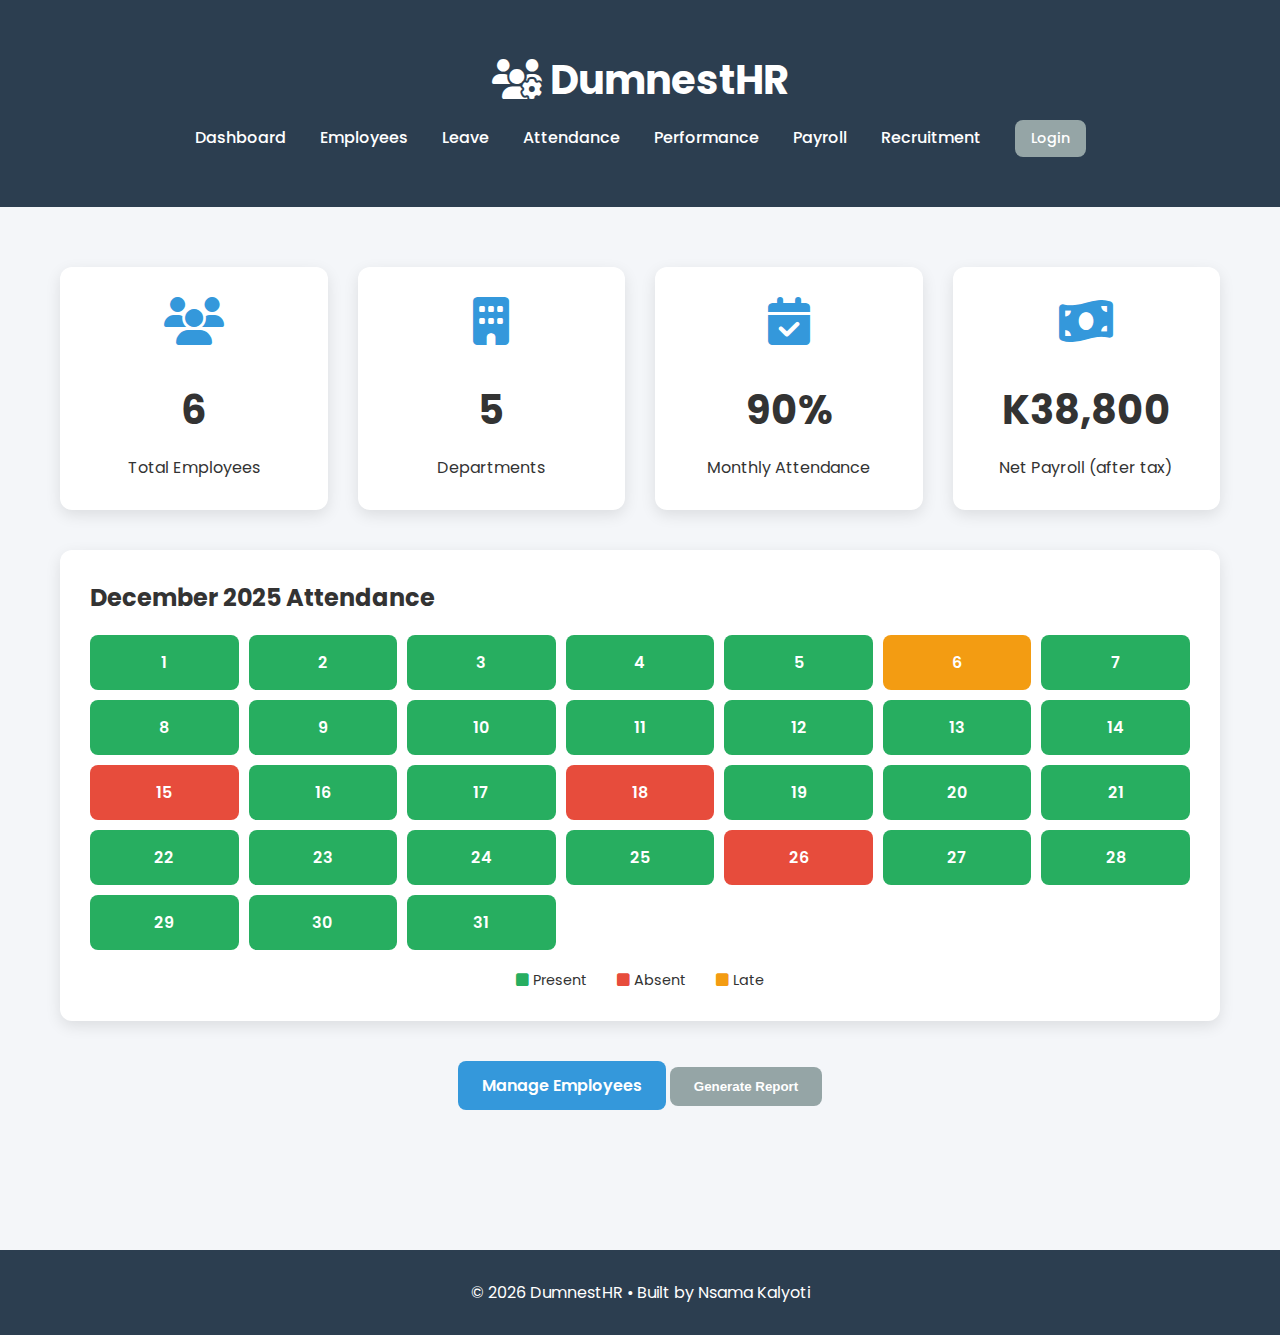
<file: index.html>
<!DOCTYPE html>
<html lang="en">
<head>
  <meta charset="UTF-8" />
  <meta name="viewport" content="width=device-width, initial-scale=1.0"/>
  <title>DumnestHR - Dashboard</title>
  <link rel="stylesheet" href="style.css" />
  <link href="https://fonts.googleapis.com/css2?family=Poppins:wght@400;500;600;700&display=swap" rel="stylesheet">
  <link rel="stylesheet" href="https://cdnjs.cloudflare.com/ajax/libs/font-awesome/6.5.0/css/all.min.css"/>
</head>
<body>
  <header class="header">
  
  <div class="container nav-container">
    <h1><i class="fas fa-users-cog"></i> DumnestHR</h1>
    <nav class="nav">
      <a href="index.html">Dashboard</a>
      <a href="employees.html">Employees</a>
      <a href="leave.html">Leave</a>
      <a href="attendance.html">Attendance</a>
      <a href="performance.html">Performance</a>
      <a href="payroll.html">Payroll</a>
      <a href="recruitment.html">Recruitment</a>
      <a href="login.html" class="btn secondary small">Login</a>
    </nav>
  </div>
  </header>

  <section class="dashboard container">
    <div class="stats-grid">
      <div class="stat-card">
        <i class="fas fa-users"></i>
        <h3 id="total-employees">0</h3>
        <p>Total Employees</p>
      </div>
      <div class="stat-card">
        <i class="fas fa-building"></i>
        <h3 id="total-depts">0</h3>
        <p>Departments</p>
      </div>
      <div class="stat-card">
        <i class="fas fa-calendar-check"></i>
        <h3 id="attendance-rate">90%</h3>
        <p>Monthly Attendance</p>
      </div>
      <div class="stat-card">
        <i class="fas fa-money-bill-wave"></i>
        <h3 id="net-payroll">K0</h3>
        <p>Net Payroll (after tax)</p>
      </div>
    </div>

    <!-- Attendance Calendar -->
    <div class="attendance-calendar">
      <h2>December 2025 Attendance</h2>
      <div id="calendar-grid"></div>
      <div class="legend">
        <span><i class="fas fa-square" style="color:#27ae60;"></i> Present</span>
        <span><i class="fas fa-square" style="color:#e74c3c;"></i> Absent</span>
        <span><i class="fas fa-square" style="color:#f39c12;"></i> Late</span>
      </div>
    </div>

    <div class="quick-actions">
      <a href="employees.html" class="btn primary">Manage Employees</a>
      <button class="btn secondary" onclick="generateReport()">Generate Report</button>
    </div>
  </section>

  <footer class="footer">
    <p>© 2026 DumnestHR • Built by Nsama Kalyoti</p>
  </footer>

  <script src="script.js"></script>
  <script>
    function updateDashboard() {
      const employees = JSON.parse(localStorage.getItem('employees')) || [];
      document.getElementById('total-employees').textContent = employees.length;
      const depts = new Set(employees.map(e => e.department));
      document.getElementById('total-depts').textContent = depts.size || 0;
      const gross = employees.reduce((sum, e) => sum + parseFloat(e.salary || 0), 0);
      document.getElementById('net-payroll').textContent = 'K' + Math.round(gross * 0.8).toLocaleString();
    }

    // Simple calendar
    function renderCalendar() {
      const grid = document.getElementById('calendar-grid');
      grid.innerHTML = '';
      for (let i = 1; i <= 31; i++) {
        const day = document.createElement('div');
        day.className = 'calendar-day';
        day.textContent = i;
        const status = Math.random();
        if (status > 0.9) day.classList.add('absent');
        else if (status > 0.8) day.classList.add('late');
        else day.classList.add('present');
        grid.appendChild(day);
      }
    }

    updateDashboard();
    renderCalendar();
  </script>
</body>
</html>
</file>
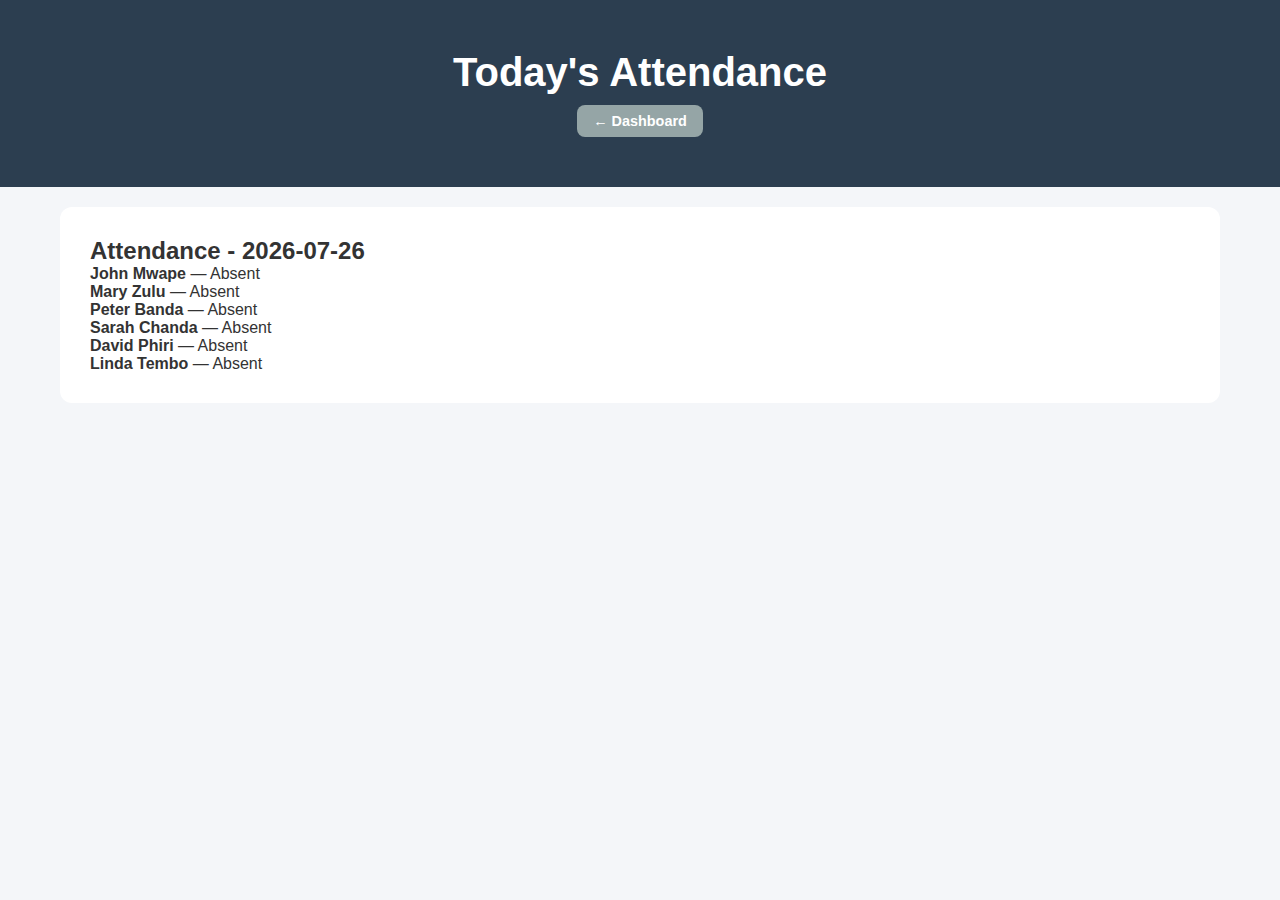
<file: attendance.html>
<!DOCTYPE html>
<html lang="en">
<head>
  <meta charset="UTF-8" />
  <meta name="viewport" content="width=device-width, initial-scale=1.0"/>
  <title>Attendance - DumnestHR</title>
  <link rel="stylesheet" href="style.css" />
</head>
<body>
  <header class="header">
    <div class="container">
      <h1>Today's Attendance</h1>
      <a href="index.html" class="btn secondary small">← Dashboard</a>
    </div>
  </header>

  <section class="container">
    <div id="attendance-list" style="background:white; padding:30px; border-radius:12px;">
      <p>Loading attendance...</p>
    </div>
  </section>

  <script src="script.js"></script>
</body>
</html>
</file>
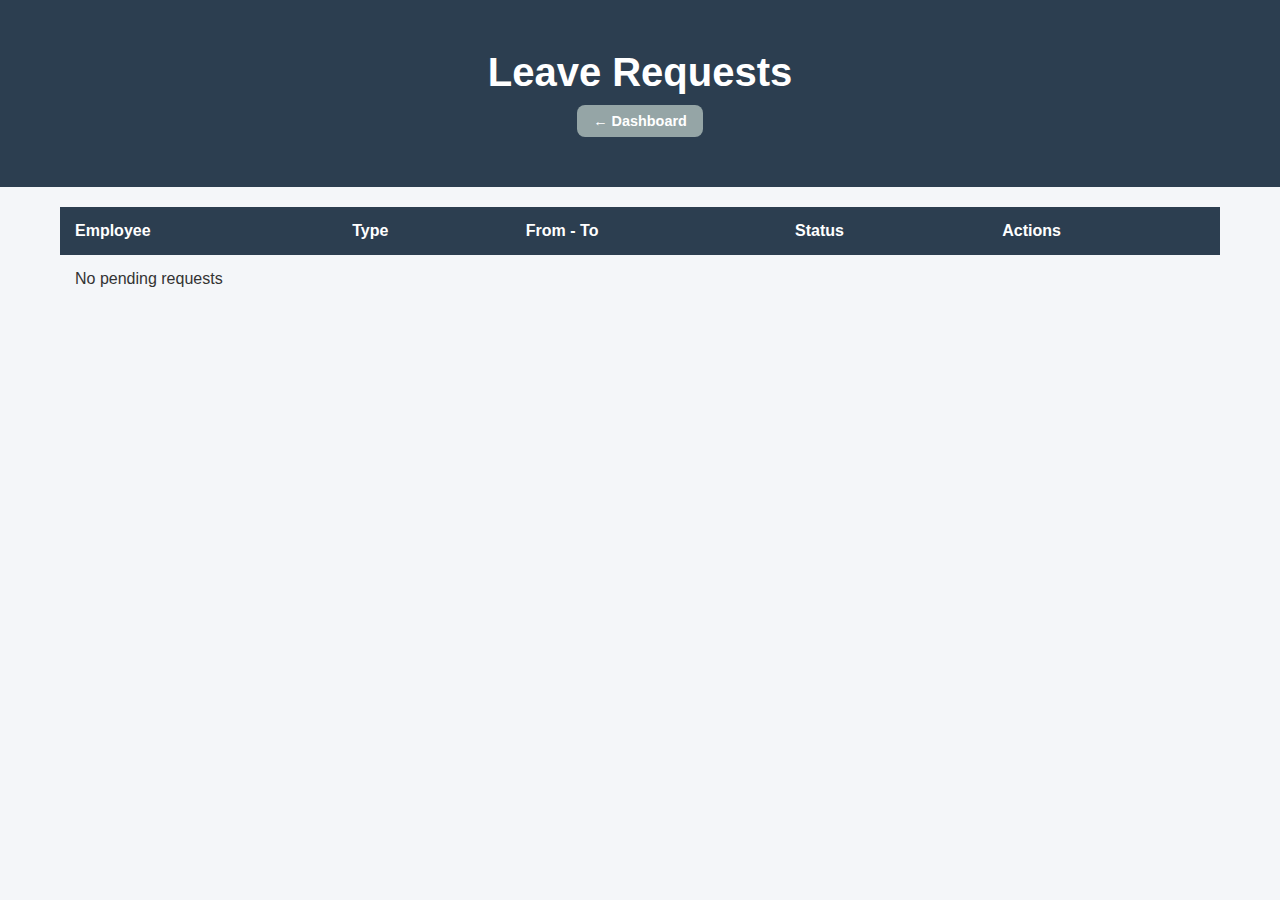
<file: leave.html>
<!DOCTYPE html>
<html lang="en">
<head>
  <meta charset="UTF-8" />
  <meta name="viewport" content="width=device-width, initial-scale=1.0"/>
  <title>Leave Requests - NsamaHR</title>
  <link rel="stylesheet" href="style.css" />
</head>
<body>
  <header class="header">
    <div class="container">
      <h1>Leave Requests</h1>
      <a href="index.html" class="btn secondary small">← Dashboard</a>
    </div>
  </header>

  <section class="container">
    <table>
      <thead>
        <tr>
          <th>Employee</th>
          <th>Type</th>
          <th>From - To</th>
          <th>Status</th>
          <th>Actions</th>
        </tr>
      </thead>
      <tbody id="leave-list">
        <tr><td colspan="5" style="text-align:center;">No requests yet</td></tr>
      </tbody>
    </table>
  </section>

  <script src="script.js"></script>
</body>
</html>
</file>
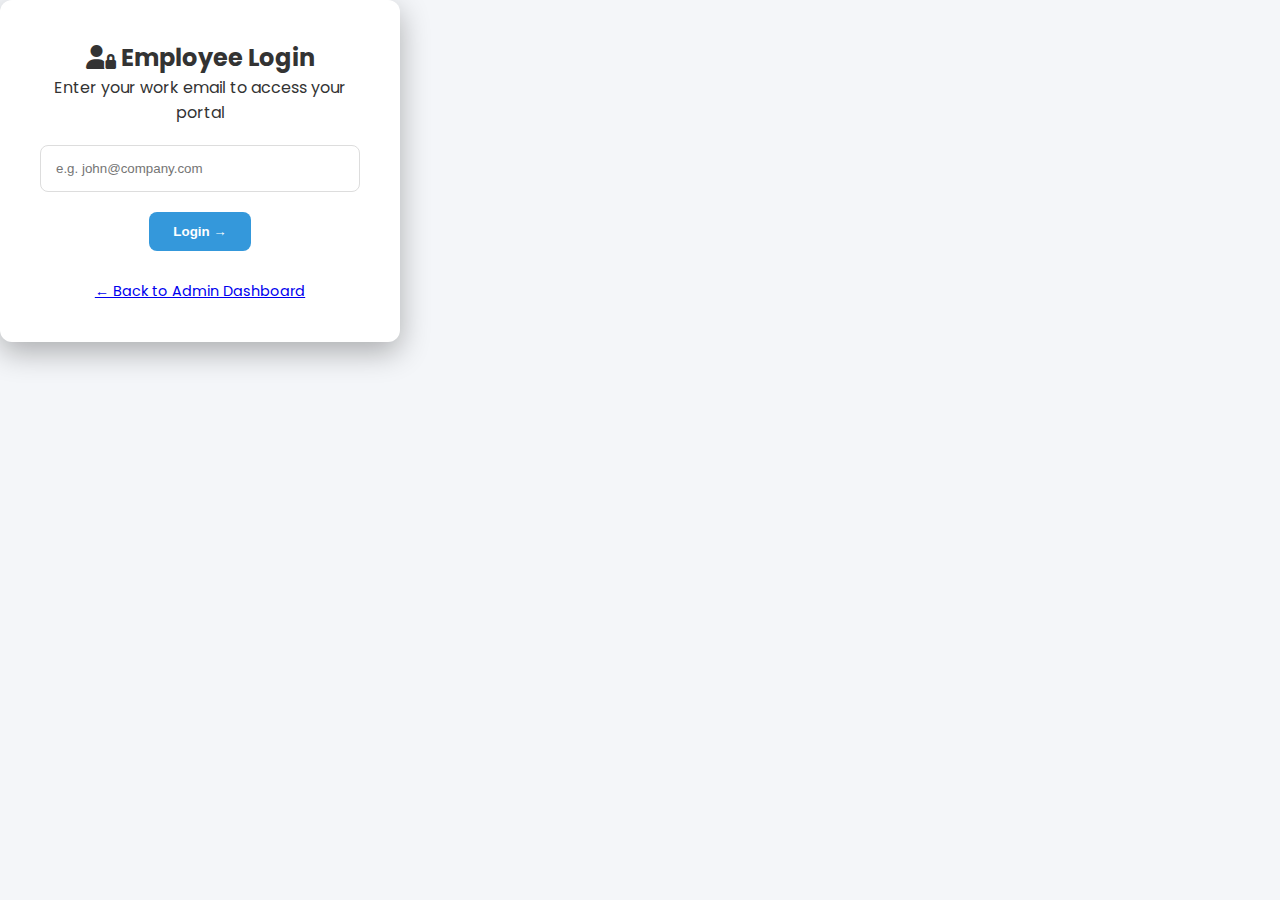
<file: login.html>
<!DOCTYPE html>
<html lang="en">
<head>
  <meta charset="UTF-8" />
  <meta name="viewport" content="width=device-width, initial-scale=1.0"/>
  <title>Employee Login - DumnestHR</title>
  <link rel="stylesheet" href="style.css" />
  <link href="https://fonts.googleapis.com/css2?family=Poppins:wght@400;600&display=swap" rel="stylesheet">
  <link rel="stylesheet" href="https://cdnjs.cloudflare.com/ajax/libs/font-awesome/6.5.0/css/all.min.css"/>
</head>
<body class="login-body">
  <div class="login-container">
    <h2><i class="fas fa-user-lock"></i> Employee Login</h2>
    <p>Enter your work email to access your portal</p>
    <input type="email" id="login-email" placeholder="e.g. john@company.com" required />
    <button class="btn primary" onclick="login()">Login →</button>
    <p style="margin-top:30px; font-size:0.9rem;">
      <a href="index.html">← Back to Admin Dashboard</a>
    </p>
  </div>

  <script src="script.js"></script>
</body>
</html>
</file>
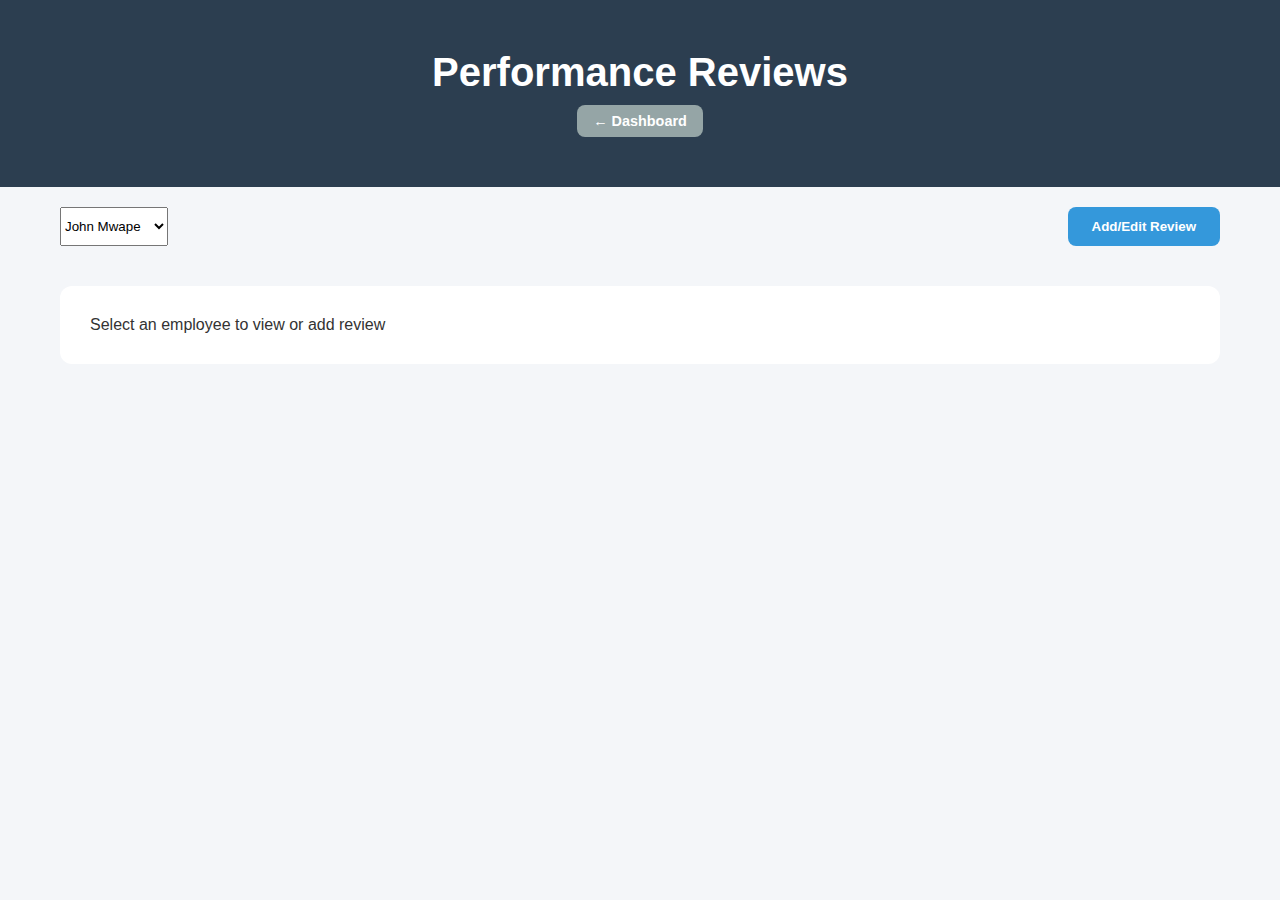
<file: performance.html>
<!DOCTYPE html>
<html lang="en">
<head>
  <meta charset="UTF-8" />
  <meta name="viewport" content="width=device-width, initial-scale=1.0"/>
  <title>Performance Reviews - DumnestHR</title>
  <link rel="stylesheet" href="style.css" />
</head>
<body>
  <header class="header">
    <div class="container">
      <h1>Performance Reviews</h1>
      <a href="index.html" class="btn secondary small">← Dashboard</a>
    </div>
  </header>

  <section class="container">
    <div class="controls">
      <select id="review-emp">
        <!-- Filled by JS -->
      </select>
      <button class="btn primary" onclick="openReviewModal()">Add/Edit Review</button>
    </div>

    <div id="review-display" style="margin-top:40px; background:white; padding:30px; border-radius:12px;">
      <p>Select an employee to view or add review</p>
    </div>
  </section>

  <!-- Modal -->
  <div id="review-modal" class="modal">
    <div class="modal-content">
      <span class="close" onclick="closeReviewModal()">×</span>
      <h2>Performance Review</h2>
      <form id="review-form">
        <input type="hidden" id="review-emp-id" />
        <p><strong>Employee:</strong> <span id="review-emp-name"></span></p>
        <label>Rating (1-5):</label>
        <select id="rating" required>
          <option value="">Select</option>
          <option value="5">5 - Excellent</option>
          <option value="4">4 - Good</option>
          <option value="3">3 - Average</option>
          <option value="2">2 - Needs Improvement</option>
          <option value="1">1 - Poor</option>
        </select>
        <label>Comments:</label>
        <textarea id="comments" rows="6" placeholder="Strengths, areas for improvement, goals..." required></textarea>
        <button type="submit" class="btn primary">Save Review</button>
      </form>
    </div>
  </div>

  <script src="script.js"></script>
</body>
</html>
</file>
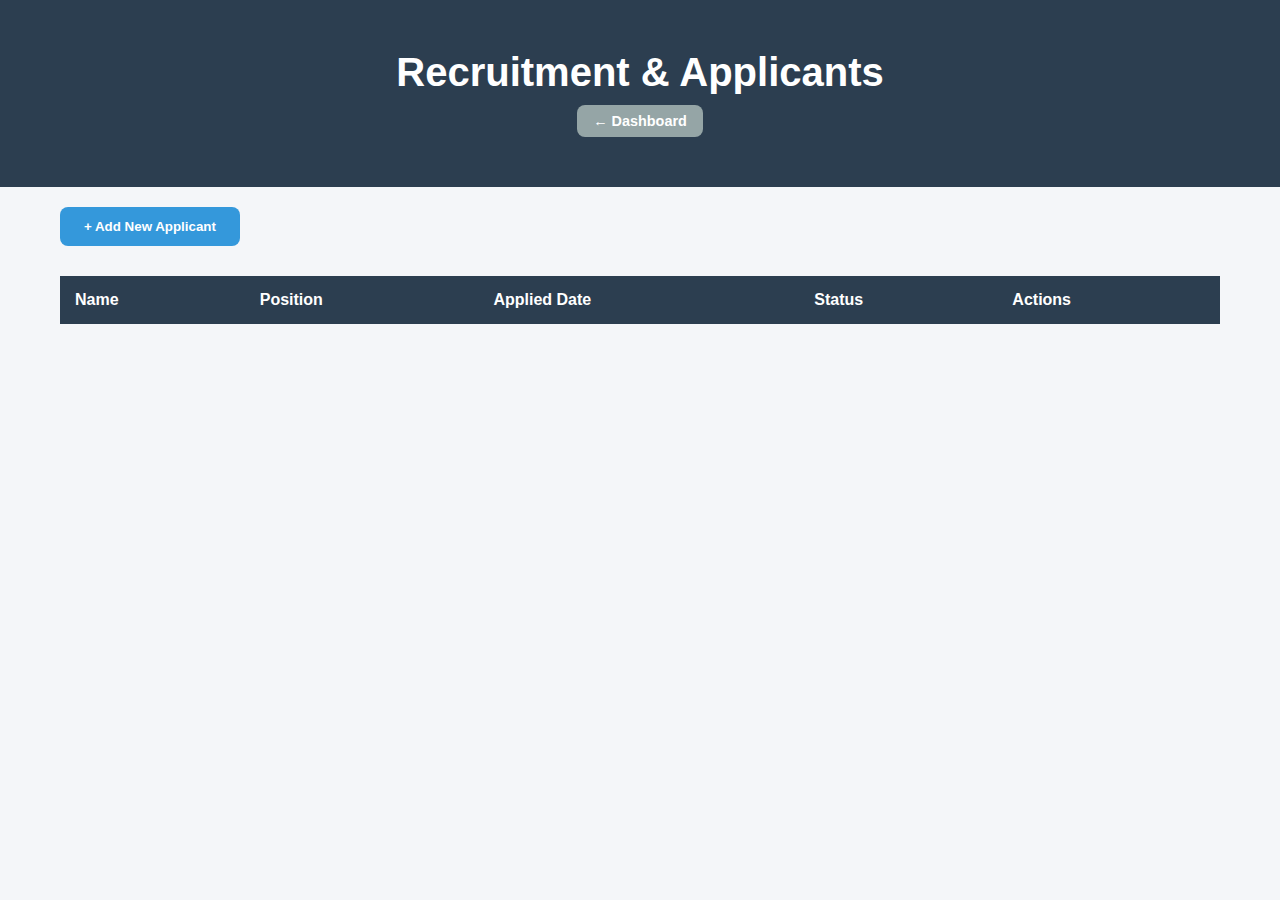
<file: recruitment.html>
<!DOCTYPE html>
<html lang="en">
<head>
  <meta charset="UTF-8" />
  <meta name="viewport" content="width=device-width, initial-scale=1.0"/>
  <title>Recruitment - DumnestHR</title>
  <link rel="stylesheet" href="style.css" />
</head>
<body>
  <header class="header">
    <div class="container">
      <h1>Recruitment & Applicants</h1>
      <a href="index.html" class="btn secondary small">← Dashboard</a>
    </div>
  </header>

  <section class="container">
    <button class="btn primary" onclick="openCandidateModal()">+ Add New Applicant</button>

    <table style="margin-top:30px;">
      <thead>
        <tr>
          <th>Name</th>
          <th>Position</th>
          <th>Applied Date</th>
          <th>Status</th>
          <th>Actions</th>
        </tr>
      </thead>
      <tbody id="candidate-list">
        <!-- Filled by JS -->
      </tbody>
    </table>
  </section>

  <!-- Modal for candidate -->
  <div id="candidate-modal" class="modal">
    <div class="modal-content">
      <span class="close" onclick="closeCandidateModal()">×</span>
      <h2 id="candidate-title">Add Applicant</h2>
      <form id="candidate-form">
        <input type="hidden" id="candidate-id" />
        <input type="text" id="candidate-name" placeholder="Full Name" required />
        <input type="text" id="candidate-position" placeholder="Position Applied For" required />
        <input type="date" id="candidate-applied" required />
        <select id="candidate-status" required>
          <option value="Applied">Applied</option>
          <option value="Interview">Interview Scheduled</option>
          <option value="Offer">Offer Made</option>
          <option value="Hired">Hired</option>
          <option value="Rejected">Rejected</option>
        </select>
        <button type="submit" class="btn primary">Save Applicant</button>
      </form>
    </div>
  </div>

  <script src="script.js"></script>
</body>
</html>
</file>
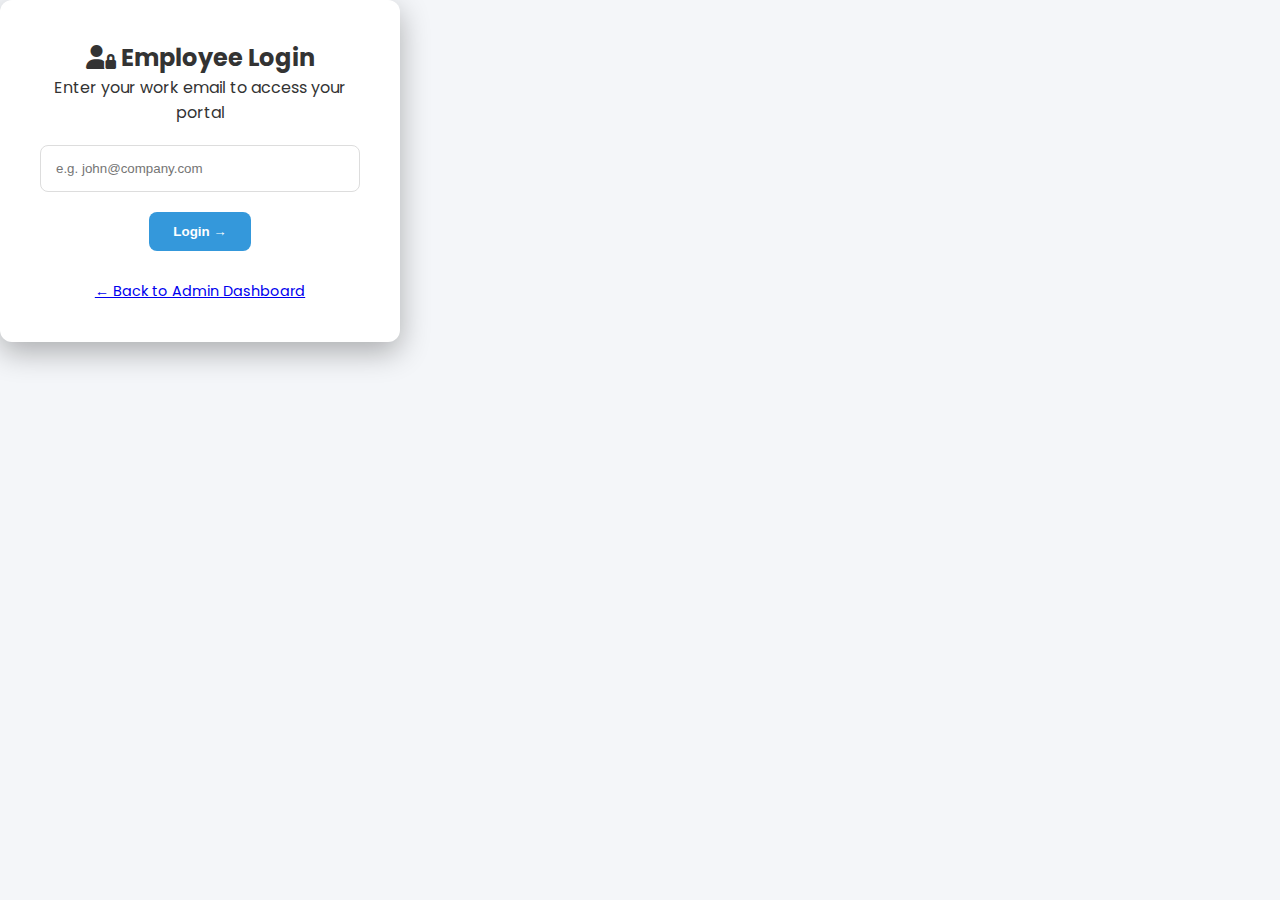
<file: selfservice.html>
<!DOCTYPE html>
<html lang="en">
<head>
  <meta charset="UTF-8" />
  <meta name="viewport" content="width=device-width, initial-scale=1.0"/>
  <title>My Portal - DumnestHR</title>
  <link rel="stylesheet" href="style.css" />
</head>
<body>
  <header class="header">
    <div class="container">
      <h1>Welcome back, <span id="ss-name">Employee</span>!</h1>
      <a href="#" onclick="logout()" class="btn secondary small">Logout</a>
    </div>
  </header>

  <section class="container self-service">
    <div class="ss-grid">
      <div class="ss-card">
        <i class="fas fa-id-badge"></i>
        <h3>My Details</h3>
        <p>Department: <strong id="ss-dept"></strong></p>
        <p>Salary: K<strong id="ss-salary"></strong></p>
        <p>Joined: <strong id="ss-join"></strong></p>
      </div>

      <div class="ss-card">
        <i class="fas fa-calendar-alt"></i>
        <h3>Request Leave</h3>
        <button class="btn primary" onclick="requestLeave()">Submit Request</button>
      </div>

      <div class="ss-card">
        <i class="fas fa-clock"></i>
        <h3>Attendance</h3>
        <button class="btn primary" onclick="clockInOut()">Clock In / Out Today</button>
      </div>
    </div>
  </section>

  <script src="script.js"></script>
</body>
</html>
</file>
<file: style.css>
* { margin: 0; padding: 0; box-sizing: border-box; }
body { font-family: 'Poppins', sans-serif; background: #f4f6f9; color: #333; }
.container { max-width: 1200px; margin: 0 auto; padding: 20px; }

/* Header */
.header {
  background: #2c3e50;
  color: white;
  padding: 30px 0;
  text-align: center;
}
.header h1 { font-size: 2.5rem; margin-bottom: 10px; }
.btn {
  padding: 12px 24px;
  border: none;
  border-radius: 8px;
  cursor: pointer;
  font-weight: 600;
  text-decoration: none;
  display: inline-block;
  transition: 0.3s;
}
.primary { background: #3498db; color: white; }
.primary:hover { background: #2980b9; }
.secondary { background: #95a5a6; color: white; }
.secondary:hover { background: #7f8c8d; }
.small { padding: 8px 16px; font-size: 0.9rem; }

/* Dashboard */
.stats-grid {
  display: grid;
  grid-template-columns: repeat(auto-fit, minmax(250px, 1fr));
  gap: 30px;
  margin: 40px 0;
}
.stat-card {
  background: white;
  padding: 30px;
  border-radius: 12px;
  text-align: center;
  box-shadow: 0 5px 15px rgba(0,0,0,0.1);
}
.stat-card i { font-size: 3rem; color: #3498db; margin-bottom: 20px; }
.stat-card h3 { font-size: 2.5rem; margin: 15px 0; }
.quick-actions { text-align: center; margin: 40px 0; }

/* Employees Page */
.controls {
  display: flex;
  justify-content: space-between;
  margin-bottom: 30px;
  flex-wrap: wrap;
  gap: 15px;
}
#search {
  padding: 12px;
  width: 300px;
  border: 1px solid #ddd;
  border-radius: 8px;
}
.table-container {
  background: white;
  border-radius: 12px;
  overflow: hidden;
  box-shadow: 0 5px 15px rgba(0,0,0,0.1);
}
table {
  width: 100%;
  border-collapse: collapse;
}
th, td {
  padding: 15px;
  text-align: left;
}
th { background: #2c3e50; color: white; }
tr:nth-child(even) { background: #f8f9fa; }
td img { width: 50px; height: 50px; border-radius: 50%; object-fit: cover; }
.action-btn {
  background: none;
  border: none;
  font-size: 1.2rem;
  margin: 0 8px;
  cursor: pointer;
}
.edit { color: #f39c12; }
.delete { color: #e74c3c; }

/* Modal */
.modal {
  display: none;
  position: fixed;
  top: 0; left: 0; width: 100%; height: 100%;
  background: rgba(0,0,0,0.6);
  align-items: center;
  justify-content: center;
}
.modal-content {
  background: white;
  padding: 30px;
  border-radius: 12px;
  width: 90%;
  max-width: 500px;
}
.modal-content input, .modal-content select, .modal-content textarea {
  width: 100%;
  padding: 12px;
  margin: 10px 0;
  border: 1px solid #ddd;
  border-radius: 8px;
}
.close {
  float: right;
  font-size: 2rem;
  cursor: pointer;
  color: #aaa;
}

/* Footer */
.footer {
  text-align: center;
  padding: 30px;
  background: #2c3e50;
  color: white;
  margin-top: 80px;
}

/* Attendance Calendar */
.attendance-calendar {
  background: white;
  padding: 30px;
  border-radius: 12px;
  margin: 40px 0;
  box-shadow: 0 5px 15px rgba(0,0,0,0.1);
}
#calendar-grid {
  display: grid;
  grid-template-columns: repeat(7, 1fr);
  gap: 10px;
  margin: 20px 0;
}
.calendar-day {
  padding: 15px;
  text-align: center;
  background: #eee;
  border-radius: 8px;
  font-weight: 600;
}
.present { background: #27ae60; color: white; }
.absent { background: #e74c3c; color: white; }
.late { background: #f39c12; color: white; }
.legend {
  display: flex;
  justify-content: center;
  gap: 30px;
  margin-top: 20px;
  font-size: 0.9rem;
}

/* Department Grouping */
#departments-list {
  margin-top: 40px;
}

.department-group {
  background: white;
  border-radius: 12px;
  margin-bottom: 30px;
  box-shadow: 0 5px 15px rgba(0,0,0,0.1);
  overflow: hidden;
}

.department-header {
  background: #2c3e50;
  color: white;
  padding: 20px;
  font-size: 1.4rem;
  cursor: pointer;
  display: flex;
  justify-content: space-between;
  align-items: center;
}

.department-header i {
  transition: transform 0.3s;
}

.department-header.collapsed i {
  transform: rotate(-90deg);
}

.employee-cards {
  padding: 20px;
  display: grid;
  grid-template-columns: repeat(auto-fit, minmax(300px, 1fr));
  gap: 20px;
}

.employee-card {
  background: #f8f9fa;
  padding: 20px;
  border-radius: 12px;
  border-left: 5px solid #3498db;
}

.employee-card img {
  width: 60px;
  height: 60px;
  border-radius: 50%;
  object-fit: cover;
  float: left;
  margin-right: 15px;
}

.employee-card h3 {
  margin: 0 0 10px 75px;
  font-size: 1.3rem;
  color: #2c3e50;
}

.employee-card p {
  margin: 8px 0 8px 75px;
  color: #555;
  font-size: 0.95rem;
}

.employee-card .actions {
  margin-left: 75px;
  margin-top: 15px;
}

.employee-card .action-btn {
  background: none;
  border: none;
  font-size: 1.3rem;
  margin-right: 15px;
  cursor: pointer;
}

.nav { margin-top: 10px; }
.nav a { color: white; margin: 0 15px; text-decoration: none; font-weight: 500; }
.nav a:hover { text-decoration: underline; }-decoration: underline;
}

.login-body {
  background: linear-gradient(135deg, #3498db, #2c3e50);
  height: 100vh;
  display: flex;
  align-items: center;
  justify-content: center;
}
.login-container {
  background: white;
  padding: 40px;
  border-radius: 12px;
  box-shadow: 0 10px 30px rgba(0,0,0,0.3);
  text-align: center;
  max-width: 400px;
  width: 90%;
}
.login-container input {
  width: 100%;
  padding: 15px;
  margin: 20px 0;
  border-radius: 8px;
  border: 1px solid #ddd;
}

/*selfservice*/
.self-service { padding: 60px 0; }
.ss-grid {
  display: grid;
  grid-template-columns: repeat(auto-fit, minmax(300px, 1fr));
  gap: 30px;
}
.ss-card {
  background: white;
  padding: 30px;
  border-radius: 12px;
  text-align: center;
  box-shadow: 0 5px 15px rgba(0,0,0,0.1);
}
.ss-card i {
  font-size: 3rem;
  color: #3498db;
  margin-bottom: 20px;
}
</file>
